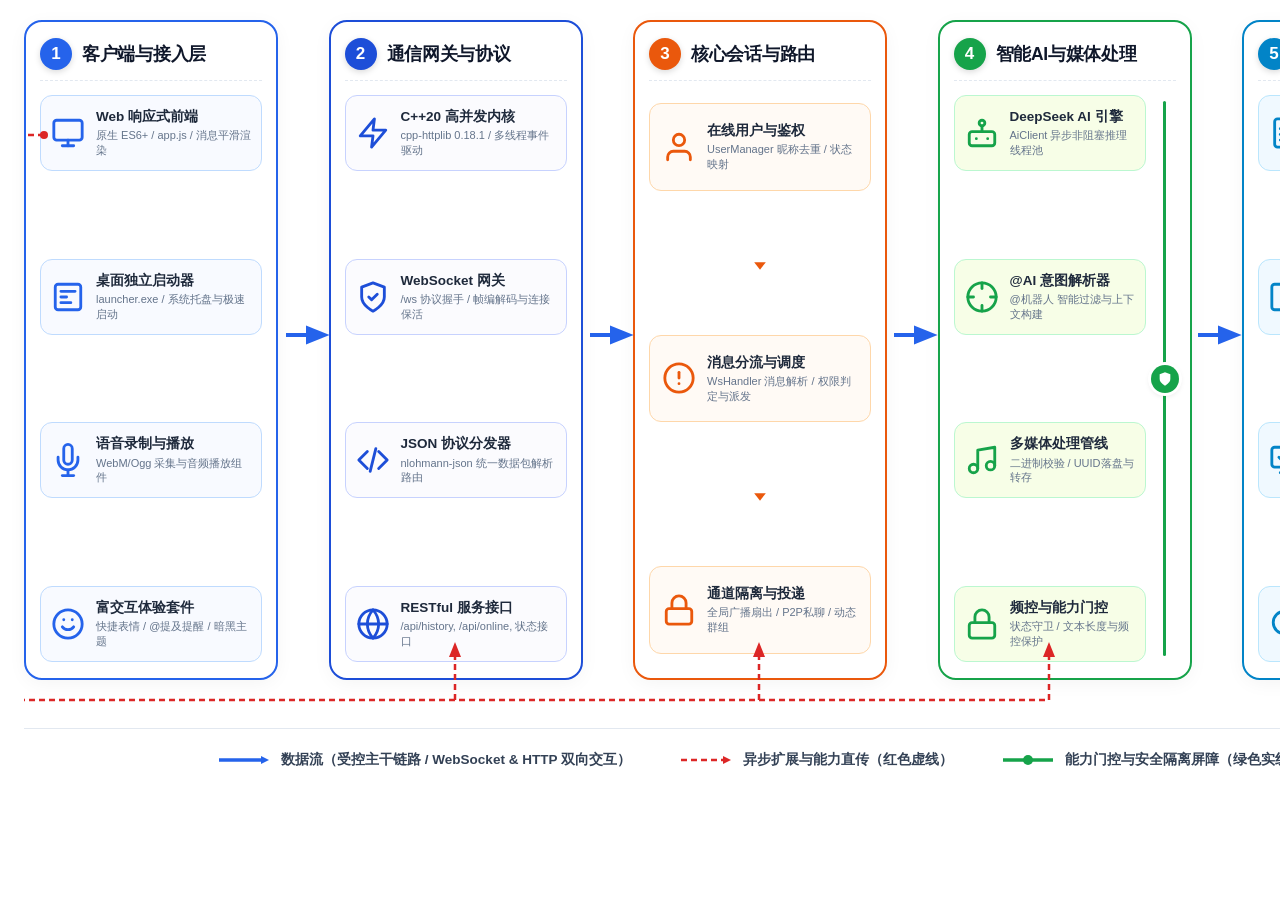
<file: docs/architecture_diagram.html>
<!DOCTYPE html>
<html lang="zh-CN">
<head>
<meta charset="UTF-8">
<title>Chatroom 架构图</title>
<style>
  * {
    box-sizing: border-box;
    margin: 0;
    padding: 0;
  }
  body {
    background-color: #ffffff;
    font-family: -apple-system, BlinkMacSystemFont, "Segoe UI", "PingFang SC", "Hiragino Sans GB", "Microsoft YaHei", "WenQuanYi Micro Hei", sans-serif;
    color: #1e293b;
    display: flex;
    justify-content: center;
    align-items: center;
    width: 1520px;
    height: 800px;
    padding: 20px 24px;
    overflow: hidden;
  }

  .canvas {
    position: relative;
    width: 1472px;
    height: 760px;
    background: #ffffff;
    display: flex;
    flex-direction: column;
    justify-content: space-between;
  }

  /* 顶部 5 列容器布局 */
  .columns-wrapper {
    position: relative;
    display: flex;
    justify-content: space-between;
    align-items: stretch;
    height: 660px;
    width: 100%;
    z-index: 2;
  }

  /* 每一列 */
  .column {
    position: relative;
    width: 254px;
    border-radius: 18px;
    background: #ffffff;
    padding: 16px 14px 16px 14px;
    display: flex;
    flex-direction: column;
    box-shadow: 0 4px 20px -2px rgba(0, 0, 0, 0.05);
  }

  /* 主题色区分 */
  .col-1 { border: 2px solid #2563eb; }
  .col-2 { border: 2px solid #1d4ed8; }
  .col-3 { border: 2px solid #ea580c; }
  .col-4 { border: 2px solid #16a34a; }
  .col-5 { border: 2px solid #0284c7; }

  /* 列头部 */
  .col-header {
    display: flex;
    align-items: center;
    gap: 10px;
    margin-bottom: 14px;
    padding-bottom: 10px;
    border-bottom: 1.5px dashed #e2e8f0;
  }
  .badge-number {
    width: 32px;
    height: 32px;
    border-radius: 50%;
    color: #ffffff;
    display: flex;
    align-items: center;
    justify-content: center;
    font-size: 17px;
    font-weight: 800;
    flex-shrink: 0;
    box-shadow: 0 2px 6px rgba(0,0,0,0.15);
  }
  .col-1 .badge-number { background: #2563eb; }
  .col-2 .badge-number { background: #1d4ed8; }
  .col-3 .badge-number { background: #ea580c; }
  .col-4 .badge-number { background: #16a34a; }
  .col-5 .badge-number { background: #0284c7; }

  .col-title {
    font-size: 17.5px;
    font-weight: 800;
    color: #0f172a;
    letter-spacing: -0.3px;
    white-space: nowrap;
  }

  /* 列内卡片区 */
  .cards-container {
    flex: 1;
    display: flex;
    flex-direction: column;
    justify-content: space-between;
  }

  /* 子模块卡片 */
  .card {
    display: flex;
    align-items: center;
    gap: 11px;
    padding: 12px 10px;
    border-radius: 12px;
    background: #ffffff;
  }

  .col-1 .card { border: 1.5px solid #bfdbfe; background: #f8faff; }
  .col-2 .card { border: 1.5px solid #c7d2fe; background: #fbfbfe; }
  .col-3 .card { border: 1.5px solid #fed7aa; background: #fffaf5; }
  .col-4 .card { border: 1.5px solid #bbf7d0; background: #f7fee7; }
  .col-5 .card { border: 1.5px solid #bae6fd; background: #f0f9ff; }

  .card-icon {
    width: 34px;
    height: 34px;
    flex-shrink: 0;
    display: flex;
    align-items: center;
    justify-content: center;
  }
  .card-icon svg {
    width: 100%;
    height: 100%;
  }

  .card-texts {
    display: flex;
    flex-direction: column;
    min-width: 0;
    flex: 1;
  }
  .card-title {
    font-size: 13.5px;
    font-weight: 700;
    color: #1e293b;
    line-height: 1.35;
    white-space: nowrap;
  }
  .card-desc {
    font-size: 11px;
    font-weight: 500;
    color: #64748b;
    line-height: 1.35;
    margin-top: 2px;
  }

  /* 列3特有的处理链布局 */
  .col-3-container {
    flex: 1;
    display: flex;
    flex-direction: column;
    justify-content: space-between;
    padding: 8px 0;
  }
  .col-3-card {
    padding: 18px 12px;
  }
  .col-3-arrow {
    display: flex;
    justify-content: center;
    align-items: center;
    margin: 4px 0;
  }
  .col-3-arrow svg {
    width: 20px;
    height: 20px;
    fill: #ea580c;
  }

  /* 列4特有的左右分栏与绿色安全屏障 */
  .col-4-content {
    display: flex;
    flex: 1;
    gap: 8px;
    align-items: stretch;
  }
  .col-4-cards {
    flex: 1;
    display: flex;
    flex-direction: column;
    justify-content: space-between;
  }
  .barrier-line-wrap {
    width: 22px;
    display: flex;
    flex-direction: column;
    align-items: center;
    position: relative;
  }
  .barrier-line {
    position: absolute;
    top: 6px;
    bottom: 6px;
    width: 3.5px;
    background: #16a34a;
    border-radius: 2px;
  }
  .barrier-shield {
    position: absolute;
    top: 50%;
    transform: translateY(-50%);
    width: 28px;
    height: 28px;
    background: #16a34a;
    border-radius: 50%;
    display: flex;
    align-items: center;
    justify-content: center;
    box-shadow: 0 0 0 3px #ffffff, 0 2px 6px rgba(0,0,0,0.15);
    z-index: 3;
  }
  .barrier-shield svg {
    width: 16px;
    height: 16px;
    fill: #ffffff;
  }

  /* 底层 SVG 连线（用于绘制列间箭头与红色虚线流） */
  .overlay-svg {
    position: absolute;
    top: 0;
    left: 0;
    width: 100%;
    height: 100%;
    pointer-events: none;
    z-index: 5;
  }

  /* 底部图例栏 */
  .legend-bar {
    height: 52px;
    display: flex;
    align-items: center;
    justify-content: center;
    gap: 48px;
    padding-top: 10px;
    border-top: 1px solid #e2e8f0;
  }
  .legend-item {
    display: flex;
    align-items: center;
    gap: 10px;
    font-size: 13.5px;
    font-weight: 600;
    color: #334155;
  }
  .legend-line {
    display: flex;
    align-items: center;
    width: 54px;
    height: 16px;
  }
</style>
</head>
<body>

<div class="canvas">

  <!-- SVG 覆盖层：精确匹配原图的连线风格 -->
  <svg class="overlay-svg" viewBox="0 0 1472 760">
    <defs>
      <!-- 蓝色实线箭头标记 -->
      <marker id="arrow-blue" viewBox="0 0 10 10" refX="6" refY="5" markerWidth="6" markerHeight="6" orient="auto-start-reverse">
        <path d="M 0 1 L 10 5 L 0 9 z" fill="#2563eb" />
      </marker>
      <!-- 红色虚线箭头标记 -->
      <marker id="arrow-red" viewBox="0 0 10 10" refX="6" refY="5" markerWidth="6" markerHeight="6" orient="auto-start-reverse">
        <path d="M 0 1 L 10 5 L 0 9 z" fill="#dc2626" />
      </marker>
    </defs>

    <!-- 列间主数据流蓝色箭头 (位于各个列的正中间间隙) -->
    <!-- Col 1: 0..254, Col 2: 304..558, Col 3: 608..862, Col 4: 912..1166, Col 5: 1216..1470 -->
    <line x1="262" y1="315" x2="296" y2="315" stroke="#2563eb" stroke-width="4" marker-end="url(#arrow-blue)" />
    <line x1="566" y1="315" x2="600" y2="315" stroke="#2563eb" stroke-width="4" marker-end="url(#arrow-blue)" />
    <line x1="870" y1="315" x2="904" y2="315" stroke="#2563eb" stroke-width="4" marker-end="url(#arrow-blue)" />
    <line x1="1174" y1="315" x2="1208" y2="315" stroke="#2563eb" stroke-width="4" marker-end="url(#arrow-blue)" />

    <!-- 红色虚线链路系统（完全对齐参考图风格：从第1列卡片引出，绕外侧与底部，三路向上分支指向关键环节） -->
    <!-- 起始红点与出线 -->
    <circle cx="20" cy="115" r="4" fill="#dc2626" />
    <path d="M 20 115 L -10 115 L -10 680 L 1025 680"
          fill="none" stroke="#dc2626" stroke-width="2.5" stroke-dasharray="6,4" />

    <!-- 分支 1：向上输入 第2列 RESTful 媒体与扩展接口 -->
    <line x1="431" y1="680" x2="431" y2="628" stroke="#dc2626" stroke-width="2.5" stroke-dasharray="6,4" marker-end="url(#arrow-red)" />

    <!-- 分支 2：向上输入 第3列 消息分流与调度中枢 -->
    <line x1="735" y1="680" x2="735" y2="628" stroke="#dc2626" stroke-width="2.5" stroke-dasharray="6,4" marker-end="url(#arrow-red)" />

    <!-- 分支 3：向上输入 第4列 频控与能力门控屏障 -->
    <line x1="1025" y1="680" x2="1025" y2="628" stroke="#dc2626" stroke-width="2.5" stroke-dasharray="6,4" marker-end="url(#arrow-red)" />
  </svg>

  <!-- 5 列主体结构 -->
  <div class="columns-wrapper">

    <!-- 1. 客户端与接入层 -->
    <div class="column col-1">
      <div class="col-header">
        <div class="badge-number">1</div>
        <div class="col-title">客户端与接入层</div>
      </div>
      <div class="cards-container">
        <div class="card">
          <div class="card-icon">
            <svg viewBox="0 0 24 24" fill="none" stroke="#2563eb" stroke-width="2" stroke-linecap="round" stroke-linejoin="round">
              <rect x="2" y="3" width="20" height="14" rx="2" ry="2"></rect>
              <line x1="8" y1="21" x2="16" y2="21"></line>
              <line x1="12" y1="17" x2="12" y2="21"></line>
            </svg>
          </div>
          <div class="card-texts">
            <div class="card-title">Web 响应式前端</div>
            <div class="card-desc">原生 ES6+ / app.js / 消息平滑渲染</div>
          </div>
        </div>

        <div class="card">
          <div class="card-icon">
            <svg viewBox="0 0 24 24" fill="none" stroke="#2563eb" stroke-width="2" stroke-linecap="round" stroke-linejoin="round">
              <rect x="3" y="3" width="18" height="18" rx="2"></rect>
              <path d="M7 8h10M7 12h4m-4 4h7"></path>
            </svg>
          </div>
          <div class="card-texts">
            <div class="card-title">桌面独立启动器</div>
            <div class="card-desc">launcher.exe / 系统托盘与极速启动</div>
          </div>
        </div>

        <div class="card">
          <div class="card-icon">
            <svg viewBox="0 0 24 24" fill="none" stroke="#2563eb" stroke-width="2" stroke-linecap="round" stroke-linejoin="round">
              <path d="M12 1a3 3 0 0 0-3 3v8a3 3 0 0 0 6 0V4a3 3 0 0 0-3-3z"></path>
              <path d="M19 10v2a7 7 0 0 1-14 0v-2"></path>
              <line x1="12" y1="19" x2="12" y2="23"></line>
              <line x1="8" y1="23" x2="16" y2="23"></line>
            </svg>
          </div>
          <div class="card-texts">
            <div class="card-title">语音录制与播放</div>
            <div class="card-desc">WebM/Ogg 采集与音频播放组件</div>
          </div>
        </div>

        <div class="card">
          <div class="card-icon">
            <svg viewBox="0 0 24 24" fill="none" stroke="#2563eb" stroke-width="2" stroke-linecap="round" stroke-linejoin="round">
              <circle cx="12" cy="12" r="10"></circle>
              <path d="M8 14s1.5 2 4 2 4-2 4-2"></path>
              <line x1="9" y1="9" x2="9.01" y2="9"></line>
              <line x1="15" y1="9" x2="15.01" y2="9"></line>
            </svg>
          </div>
          <div class="card-texts">
            <div class="card-title">富交互体验套件</div>
            <div class="card-desc">快捷表情 / @提及提醒 / 暗黑主题</div>
          </div>
        </div>
      </div>
    </div>

    <!-- 2. 通信网关与协议 -->
    <div class="column col-2">
      <div class="col-header">
        <div class="badge-number">2</div>
        <div class="col-title">通信网关与协议</div>
      </div>
      <div class="cards-container">
        <div class="card">
          <div class="card-icon">
            <svg viewBox="0 0 24 24" fill="none" stroke="#1d4ed8" stroke-width="2" stroke-linecap="round" stroke-linejoin="round">
              <polygon points="13 2 3 14 12 14 11 22 21 10 12 10 13 2"></polygon>
            </svg>
          </div>
          <div class="card-texts">
            <div class="card-title">C++20 高并发内核</div>
            <div class="card-desc">cpp-httplib 0.18.1 / 多线程事件驱动</div>
          </div>
        </div>

        <div class="card">
          <div class="card-icon">
            <svg viewBox="0 0 24 24" fill="none" stroke="#1d4ed8" stroke-width="2" stroke-linecap="round" stroke-linejoin="round">
              <path d="M12 22s8-4 8-10V5l-8-3-8 3v7c0 6 8 10 8 10z"></path>
              <path d="M9 12l2 2 4-4"></path>
            </svg>
          </div>
          <div class="card-texts">
            <div class="card-title">WebSocket 网关</div>
            <div class="card-desc">/ws 协议握手 / 帧编解码与连接保活</div>
          </div>
        </div>

        <div class="card">
          <div class="card-icon">
            <svg viewBox="0 0 24 24" fill="none" stroke="#1d4ed8" stroke-width="2" stroke-linecap="round" stroke-linejoin="round">
              <polyline points="16 18 22 12 16 6"></polyline>
              <polyline points="8 6 2 12 8 18"></polyline>
              <line x1="14" y1="4" x2="10" y2="20"></line>
            </svg>
          </div>
          <div class="card-texts">
            <div class="card-title">JSON 协议分发器</div>
            <div class="card-desc">nlohmann-json 统一数据包解析路由</div>
          </div>
        </div>

        <div class="card">
          <div class="card-icon">
            <svg viewBox="0 0 24 24" fill="none" stroke="#1d4ed8" stroke-width="2" stroke-linecap="round" stroke-linejoin="round">
              <circle cx="12" cy="12" r="10"></circle>
              <line x1="2" y1="12" x2="22" y2="12"></line>
              <path d="M12 2a15.3 15.3 0 0 1 4 10 15.3 15.3 0 0 1-4 10 15.3 15.3 0 0 1-4-10 15.3 15.3 0 0 1 4-10z"></path>
            </svg>
          </div>
          <div class="card-texts">
            <div class="card-title">RESTful 服务接口</div>
            <div class="card-desc">/api/history, /api/online, 状态接口</div>
          </div>
        </div>
      </div>
    </div>

    <!-- 3. 核心会话与路由 (纵向三段式处理流水线) -->
    <div class="column col-3">
      <div class="col-header">
        <div class="badge-number">3</div>
        <div class="col-title">核心会话与路由</div>
      </div>
      <div class="col-3-container">
        <!-- Stage 1 -->
        <div class="card col-3-card">
          <div class="card-icon">
            <svg viewBox="0 0 24 24" fill="none" stroke="#ea580c" stroke-width="2" stroke-linecap="round" stroke-linejoin="round">
              <path d="M20 21v-2a4 4 0 0 0-4-4H8a4 4 0 0 0-4 4v2"></path>
              <circle cx="12" cy="7" r="4"></circle>
            </svg>
          </div>
          <div class="card-texts">
            <div class="card-title">在线用户与鉴权</div>
            <div class="card-desc">UserManager 昵称去重 / 状态映射</div>
          </div>
        </div>

        <div class="col-3-arrow">
          <svg viewBox="0 0 24 24"><polygon points="12 20 5 11 19 11"></polygon></svg>
        </div>

        <!-- Stage 2 -->
        <div class="card col-3-card">
          <div class="card-icon">
            <svg viewBox="0 0 24 24" fill="none" stroke="#ea580c" stroke-width="2" stroke-linecap="round" stroke-linejoin="round">
              <circle cx="12" cy="12" r="10"></circle>
              <line x1="12" y1="8" x2="12" y2="12"></line>
              <line x1="12" y1="16" x2="12.01" y2="16"></line>
            </svg>
          </div>
          <div class="card-texts">
            <div class="card-title">消息分流与调度</div>
            <div class="card-desc">WsHandler 消息解析 / 权限判定与派发</div>
          </div>
        </div>

        <div class="col-3-arrow">
          <svg viewBox="0 0 24 24"><polygon points="12 20 5 11 19 11"></polygon></svg>
        </div>

        <!-- Stage 3 -->
        <div class="card col-3-card">
          <div class="card-icon">
            <svg viewBox="0 0 24 24" fill="none" stroke="#ea580c" stroke-width="2" stroke-linecap="round" stroke-linejoin="round">
              <rect x="3" y="11" width="18" height="11" rx="2" ry="2"></rect>
              <path d="M7 11V7a5 5 0 0 1 10 0v4"></path>
            </svg>
          </div>
          <div class="card-texts">
            <div class="card-title">通道隔离与投递</div>
            <div class="card-desc">全局广播扇出 / P2P私聊 / 动态群组</div>
          </div>
        </div>
      </div>
    </div>

    <!-- 4. 智能AI与媒体处理 -->
    <div class="column col-4">
      <div class="col-header">
        <div class="badge-number">4</div>
        <div class="col-title">智能AI与媒体处理</div>
      </div>
      <div class="col-4-content">
        <div class="col-4-cards">
          <div class="card">
            <div class="card-icon">
              <svg viewBox="0 0 24 24" fill="none" stroke="#16a34a" stroke-width="2" stroke-linecap="round" stroke-linejoin="round">
                <rect x="3" y="11" width="18" height="10" rx="2"></rect>
                <circle cx="12" cy="5" r="2"></circle>
                <path d="M12 7v4M8 16h.01M16 16h.01"></path>
              </svg>
            </div>
            <div class="card-texts">
              <div class="card-title">DeepSeek AI 引擎</div>
              <div class="card-desc">AiClient 异步非阻塞推理线程池</div>
            </div>
          </div>

          <div class="card">
            <div class="card-icon">
              <svg viewBox="0 0 24 24" fill="none" stroke="#16a34a" stroke-width="2" stroke-linecap="round" stroke-linejoin="round">
                <circle cx="12" cy="12" r="10"></circle>
                <line x1="22" y1="12" x2="18" y2="12"></line>
                <line x1="6" y1="12" x2="2" y2="12"></line>
                <line x1="12" y1="6" x2="12" y2="2"></line>
                <line x1="12" y1="22" x2="12" y2="18"></line>
              </svg>
            </div>
            <div class="card-texts">
              <div class="card-title">@AI 意图解析器</div>
              <div class="card-desc">@机器人 智能过滤与上下文构建</div>
            </div>
          </div>

          <div class="card">
            <div class="card-icon">
              <svg viewBox="0 0 24 24" fill="none" stroke="#16a34a" stroke-width="2" stroke-linecap="round" stroke-linejoin="round">
                <path d="M9 18V5l12-2v13"></path>
                <circle cx="6" cy="18" r="3"></circle>
                <circle cx="18" cy="16" r="3"></circle>
              </svg>
            </div>
            <div class="card-texts">
              <div class="card-title">多媒体处理管线</div>
              <div class="card-desc">二进制校验 / UUID落盘与转存</div>
            </div>
          </div>

          <div class="card">
            <div class="card-icon">
              <svg viewBox="0 0 24 24" fill="none" stroke="#16a34a" stroke-width="2" stroke-linecap="round" stroke-linejoin="round">
                <rect x="3" y="11" width="18" height="11" rx="2" ry="2"></rect>
                <path d="M7 11V7a5 5 0 0 1 10 0v4"></path>
              </svg>
            </div>
            <div class="card-texts">
              <div class="card-title">频控与能力门控</div>
              <div class="card-desc">状态守卫 / 文本长度与频控保护</div>
            </div>
          </div>
        </div>

        <!-- 纵向绿色安全隔离屏障 -->
        <div class="barrier-line-wrap">
          <div class="barrier-line"></div>
          <div class="barrier-shield">
            <svg viewBox="0 0 24 24">
              <path d="M12 22s8-4 8-10V5l-8-3-8 3v7c0 6 8 10 8 10z"></path>
            </svg>
          </div>
        </div>
      </div>
    </div>

    <!-- 5. 数据存储与审计监控 -->
    <div class="column col-5">
      <div class="col-header">
        <div class="badge-number">5</div>
        <div class="col-title">持久存储与审计</div>
      </div>
      <div class="cards-container">
        <div class="card">
          <div class="card-icon">
            <svg viewBox="0 0 24 24" fill="none" stroke="#0284c7" stroke-width="2" stroke-linecap="round" stroke-linejoin="round">
              <path d="M14 2H6a2 2 0 0 0-2 2v16a2 2 0 0 0 2 2h12a2 2 0 0 0 2-2V8z"></path>
              <polyline points="14 2 14 8 20 8"></polyline>
              <line x1="16" y1="13" x2="8" y2="13"></line>
              <line x1="16" y1="17" x2="8" y2="17"></line>
              <polyline points="10 9 9 9 8 9"></polyline>
            </svg>
          </div>
          <div class="card-texts">
            <div class="card-title">JSONL 结构化日志</div>
            <div class="card-desc">data/messages.jsonl 顺序追加写入</div>
          </div>
        </div>

        <div class="card">
          <div class="card-icon">
            <svg viewBox="0 0 24 24" fill="none" stroke="#0284c7" stroke-width="2" stroke-linecap="round" stroke-linejoin="round">
              <path d="M22 19a2 2 0 0 1-2 2H4a2 2 0 0 1-2-2V5a2 2 0 0 1 2-2h5l2 3h9a2 2 0 0 1 2 2z"></path>
            </svg>
          </div>
          <div class="card-texts">
            <div class="card-title">媒体资产持久仓储</div>
            <div class="card-desc">data/audio/, data/images/ 文件持久化</div>
          </div>
        </div>

        <div class="card">
          <div class="card-icon">
            <svg viewBox="0 0 24 24" fill="none" stroke="#0284c7" stroke-width="2" stroke-linecap="round" stroke-linejoin="round">
              <rect x="2" y="3" width="20" height="14" rx="2" ry="2"></rect>
              <line x1="8" y1="21" x2="16" y2="21"></line>
              <line x1="12" y1="17" x2="12" y2="21"></line>
              <path d="M7 10l3 3 7-7"></path>
            </svg>
          </div>
          <div class="card-texts">
            <div class="card-title">Admin 管理控制台</div>
            <div class="card-desc">admin.html 在线监控与系统仪表盘</div>
          </div>
        </div>

        <div class="card">
          <div class="card-icon">
            <svg viewBox="0 0 24 24" fill="none" stroke="#0284c7" stroke-width="2" stroke-linecap="round" stroke-linejoin="round">
              <circle cx="11" cy="11" r="8"></circle>
              <line x1="21" y1="21" x2="16.65" y2="16.65"></line>
            </svg>
          </div>
          <div class="card-texts">
            <div class="card-title">吞吐统计与追溯</div>
            <div class="card-desc">/api/stats 吞吐指标与历史记录审计</div>
          </div>
        </div>
      </div>
    </div>

  </div>

  <!-- 底部图例说明栏（与参考图保持完全一致的规格） -->
  <div class="legend-bar">
    <div class="legend-item">
      <div class="legend-line">
        <svg viewBox="0 0 54 16" width="54" height="16">
          <line x1="2" y1="8" x2="44" y2="8" stroke="#2563eb" stroke-width="3.5" />
          <polygon points="44 4 52 8 44 12" fill="#2563eb" />
        </svg>
      </div>
      <span>数据流（受控主干链路 / WebSocket & HTTP 双向交互）</span>
    </div>

    <div class="legend-item">
      <div class="legend-line">
        <svg viewBox="0 0 54 16" width="54" height="16">
          <line x1="2" y1="8" x2="44" y2="8" stroke="#dc2626" stroke-width="2.5" stroke-dasharray="6,4" />
          <polygon points="44 4 52 8 44 12" fill="#dc2626" />
        </svg>
      </div>
      <span>异步扩展与能力直传（红色虚线）</span>
    </div>

    <div class="legend-item">
      <div class="legend-line">
        <svg viewBox="0 0 54 16" width="54" height="16">
          <line x1="2" y1="8" x2="52" y2="8" stroke="#16a34a" stroke-width="3.5" />
          <circle cx="27" cy="8" r="5" fill="#16a34a" />
        </svg>
      </div>
      <span>能力门控与安全隔离屏障（绿色实线）</span>
    </div>
  </div>

</div>

</body>
</html>
</file>
